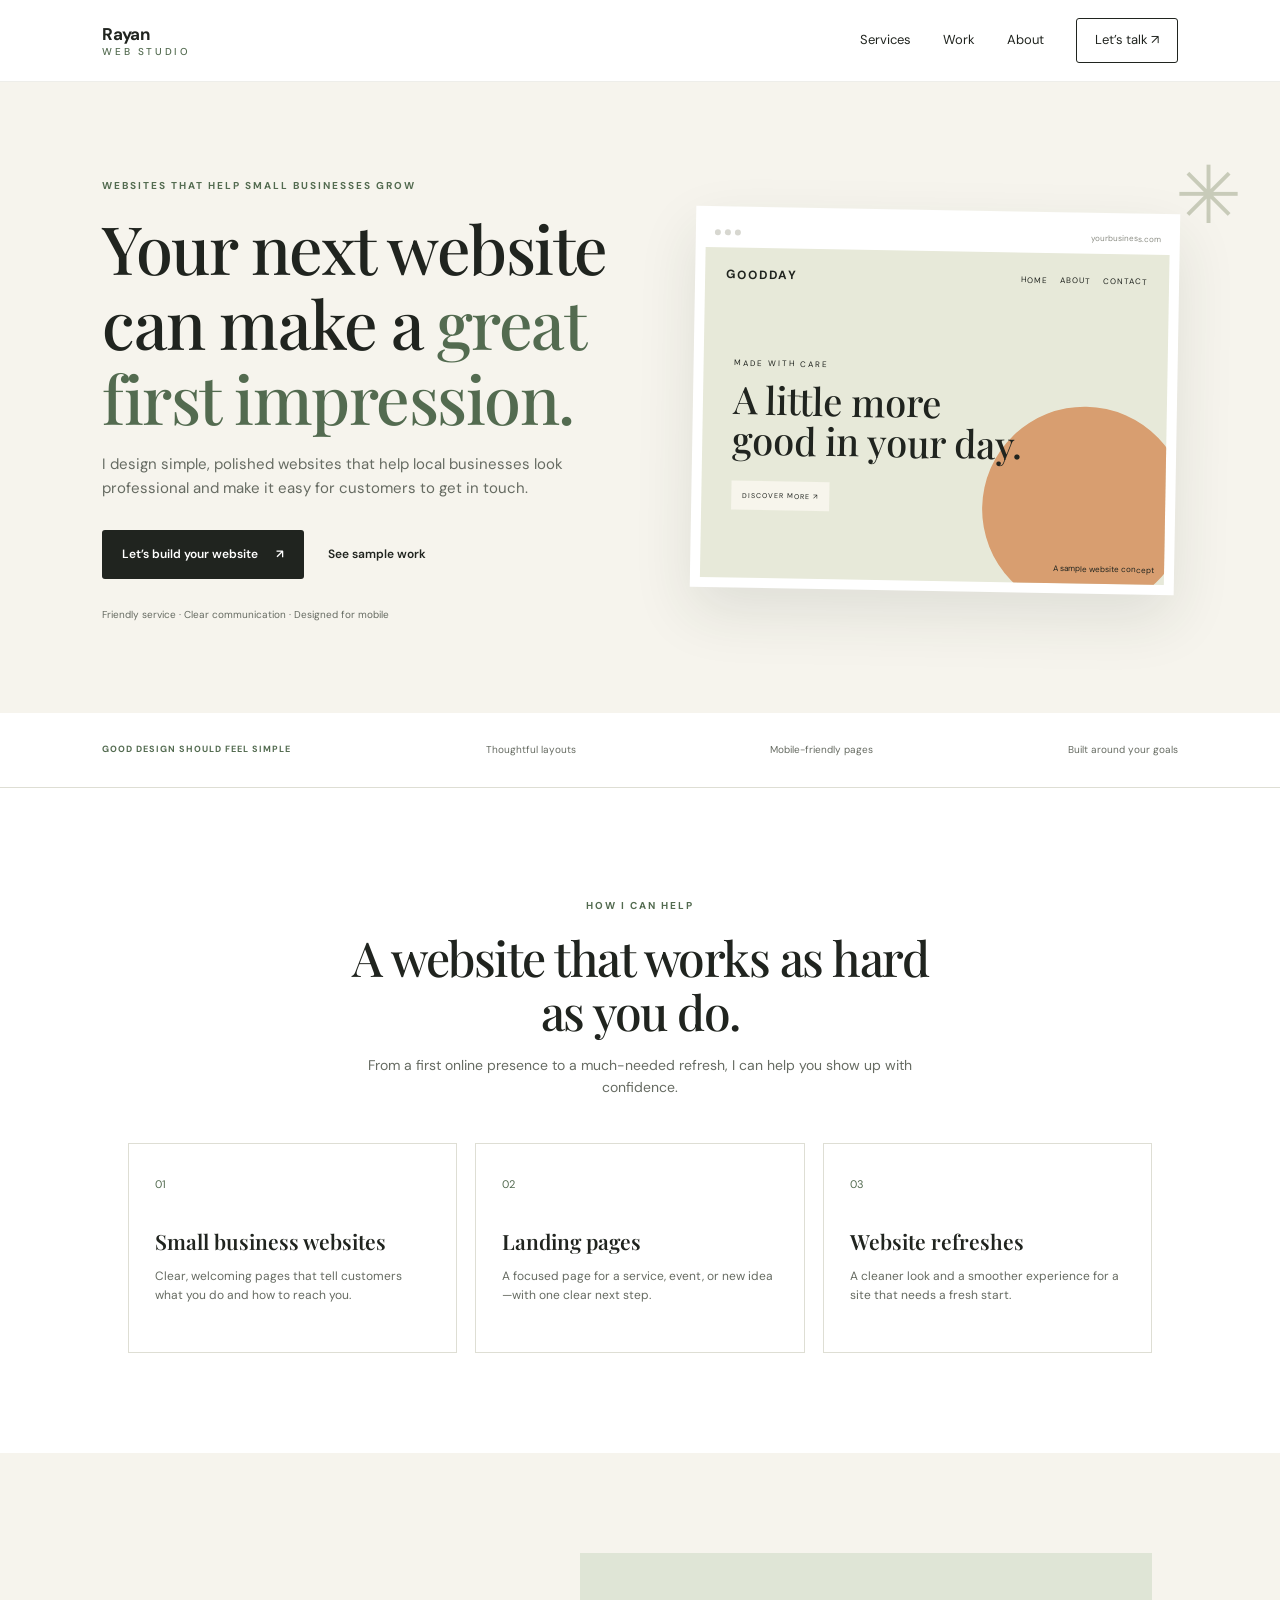
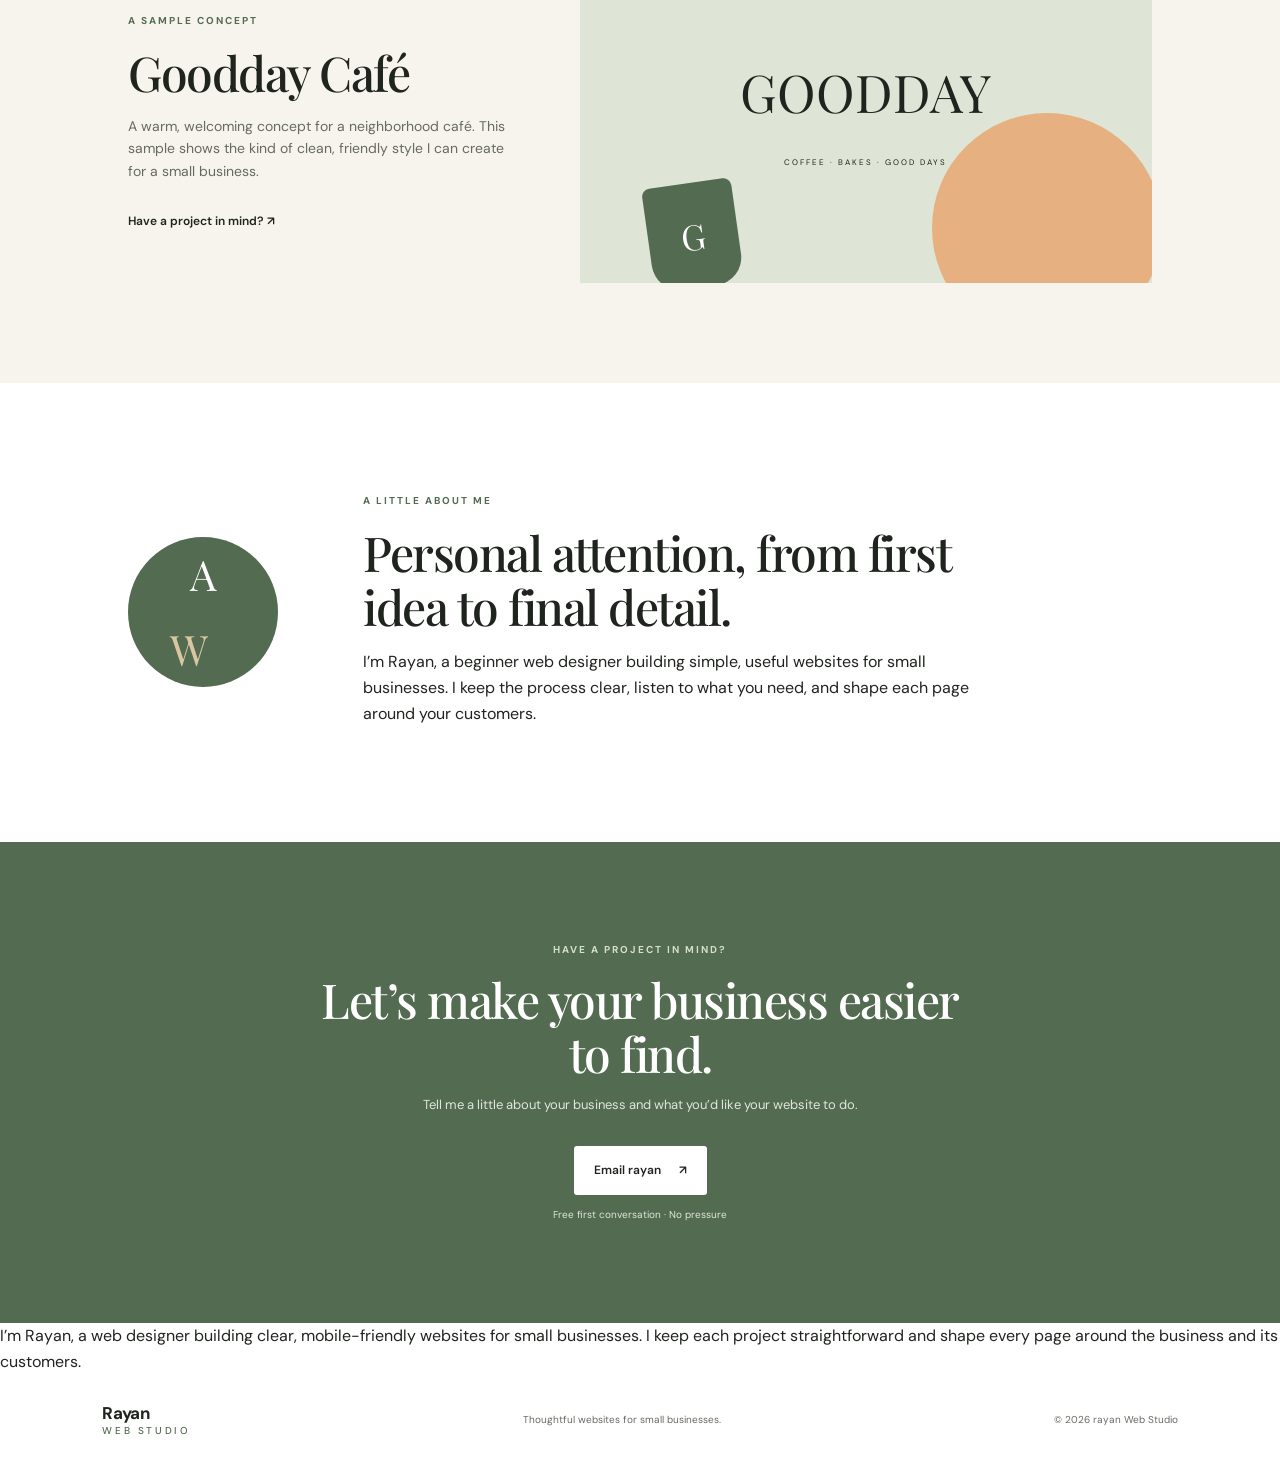
<file: index.html>
<!DOCTYPE html>
<html lang="en">
<head>
  <meta charset="UTF-8">
  <meta name="viewport" content="width=device-width, initial-scale=1.0">
  <meta name="description" content="Rayan Web Studio creates clean, mobile-friendly websites for small businesses.">
  <meta name="theme-color" content="#f4f4ed">
  <title>Rayan Web Studio | Websites for Small Businesses</title>
  <link rel="preconnect" href="https://fonts.googleapis.com">
  <link rel="preconnect" href="https://fonts.gstatic.com" crossorigin>
  <link href="https://fonts.googleapis.com/css2?family=DM+Sans:wght@400;500;600;700&family=Fraunces:opsz,wght@9..144,500;9..144,600;9..144,700&display=swap" rel="stylesheet">
  <link rel="stylesheet" href="style.css">
</head>
<body>
  <header class="site-header">
    <a class="logo" href="#home" aria-label="Rayan Web Studio home">Rayan<span>Web Studio</span></a>
    <nav aria-label="Main navigation">
      <a href="#services">Services</a>
      <a href="#work">Work</a>
      <a href="#about">About</a>
      <a class="nav-cta" href="#contact">Let’s talk <span aria-hidden="true">↗</span></a>
    </nav>
  </header>

  <main>
    <section class="hero" id="home">
      <div class="hero-copy">
        <p class="eyebrow">WEBSITES THAT HELP SMALL BUSINESSES GROW</p>
        <h1>Your next website can make a <span>great first impression.</span></h1>
        <p class="intro">
          I design simple, polished websites that help local businesses look professional
          and make it easy for customers to get in touch.
        </p>
        <div class="hero-actions">
          <a class="button button-dark" href="#contact">Let’s build your website <span aria-hidden="true">↗</span></a>
          <a class="text-link" href="#work">See sample work</a>
        </div>
        <p class="small-note">Friendly service <span>·</span> Clear communication <span>·</span> Designed for mobile</p>
      </div>

      <div class="hero-card" aria-label="Sample website design preview">
        <div class="browser-bar">
          <div class="browser-dots" aria-hidden="true"><i></i><i></i><i></i></div>
          <span>yourbusiness.com</span>
        </div>
        <div class="mock-site">
          <div class="mock-nav"><strong>GOODDAY</strong><span>HOME　 ABOUT　 CONTACT</span></div>
          <div class="mock-content">
            <p>MADE WITH CARE</p>
            <h2>A little more<br>good in your day.</h2>
            <span class="mock-button">DISCOVER MORE <span aria-hidden="true">↗</span></span>
          </div>
          <div class="mock-sun" aria-hidden="true"></div>
          <div class="mock-caption">A sample website concept</div>
        </div>
      </div>
      <div class="hero-decoration" aria-hidden="true">✳</div>
    </section>

    <section class="trust-strip" aria-label="Design principles">
      <span class="trust-lead">GOOD DESIGN SHOULD FEEL SIMPLE</span>
      <span>Thoughtful layouts</span>
      <span>Mobile-friendly pages</span>
      <span>Built around your goals</span>
    </section>

    <section class="section services" id="services">
      <div class="section-heading">
        <p class="eyebrow">HOW I CAN HELP</p>
        <h2>A website that works as hard as you do.</h2>
        <p>From a first online presence to a much-needed refresh, I can help you show up with confidence.</p>
      </div>
      <div class="service-grid">
        <article class="service-card">
          <span class="card-number">01</span>
          <h3>Small business websites</h3>
          <p>Clear, welcoming pages that tell customers what you do and how to reach you.</p>
        </article>
        <article class="service-card">
          <span class="card-number">02</span>
          <h3>Landing pages</h3>
          <p>A focused page for a service, event, or new idea—with one clear next step.</p>
        </article>
        <article class="service-card">
          <span class="card-number">03</span>
          <h3>Website refreshes</h3>
          <p>A cleaner look and a smoother experience for a site that needs a fresh start.</p>
        </article>
      </div>
    </section>

    <section class="section work" id="work">
      <div class="work-copy">
        <p class="eyebrow">A SAMPLE CONCEPT</p>
        <h2>Goodday Café</h2>
        <p>A warm, welcoming concept for a neighborhood café. This sample shows the kind of clean, friendly style I can create for a small business.</p>
        <a class="text-link" href="#contact">Have a project in mind? <span aria-hidden="true">↗</span></a>
      </div>
      <div class="work-art" role="img" aria-label="Sunlit neighborhood cafe interior">
        <div class="work-sun" aria-hidden="true"></div>
        <div class="work-label">GOODDAY<br><small>COFFEE · BAKES · GOOD DAYS</small></div>
        <div class="work-cup" aria-hidden="true">G</div>
      </div>
    </section>

    <section class="section about" id="about">
      <div class="about-mark" aria-hidden="true">A<span>W</span></div>
      <div class="about-copy">
        <p class="eyebrow">A LITTLE ABOUT ME</p>
        <h2>Personal attention, from first idea to final detail.</h2>
        <pI’m rayan, a web designer building clear, mobile-friendly websites for small businesses. I keep each project straightforward and shape every page around the business and its customerss>I’m Rayan, a beginner web designer building simple, useful websites for small businesses. I keep the process clear, listen to what you need, and shape each page around your customers.</p>
      </div>
    </section>

    <section class="contact" id="contact">
      <p class="eyebrow">HAVE A PROJECT IN MIND?</p>
      <h2>Let’s make your business easier to find.</h2>
      <p>Tell me a little about your business and what you’d like your website to do.</p>
      <!-- Replace hello@example.com with your own email address`` before sharing the site. -->
      <a class="button button-light" href="mailto:i.m.arrayan1@gmail.com?subject=Website%20project">Email rayan <span aria-hidden="true">↗</span></a>
      <p class="contact-note">Free first conversation <span>·</span> No pressure</p>
    </section>
  </main>I’m Rayan, a web designer building clear, mobile-friendly websites for small businesses. I keep each project straightforward and shape every page around the business and its customers.

  <footer>
    <a class="logo" href="#home" aria-label="Rayan Web Studio home">Rayan<span>Web Studio</span></a>
    <p>Thoughtful websites for small businesses.</p>
    <p>© 2026 rayan Web Studio</p>
  </footer>
</body>
</html>
</file>
<file: style.css>
@import url('https://fonts.googleapis.com/css2?family=DM+Sans:wght@400;500;600;700&family=Playfair+Display:wght@500;600;700&display=swap');

:root {
  --ink: #20241f;
  --muted: #666b62;
  --cream: #f6f4ed;
  --green: #536b50;
  --line: #deded4;
  --serif: 'Playfair Display', Georgia, serif;
  --sans: 'DM Sans', Arial, sans-serif;
}

* {
  box-sizing: border-box;
}

html {
  scroll-behavior: smooth;
}

body {
  margin: 0;
  color: var(--ink);
  background: #fff;
  font-family: var(--sans);
  line-height: 1.6;
}

a {
  color: inherit;
  text-decoration: none;
}

.site-header {
  height: 82px;
  padding: 0 8%;
  display: flex;
  align-items: center;
  justify-content: space-between;
  border-bottom: 1px solid #eeeeea;
}

.logo {
  font-weight: 700;
  font-size: 17px;
  letter-spacing: -0.7px;
}

.logo span {
  display: block;
  margin-top: -5px;
  color: var(--green);
  font-size: 10px;
  font-weight: 500;
  letter-spacing: 2.6px;
  text-transform: uppercase;
}

nav {
  display: flex;
  align-items: center;
  gap: 32px;
  font-size: 13px;
}

nav a:not(.nav-cta),
.text-link {
  transition: color 0.2s ease;
}

nav a:hover,
.text-link:hover {
  color: var(--green);
}

.nav-cta {
  padding: 11px 18px;
  border: 1px solid var(--ink);
  border-radius: 3px;
}

.hero {
  position: relative;
  min-height: 620px;
  padding: 86px 8% 80px;
  display: grid;
  grid-template-columns: 1.05fr 0.95fr;
  align-items: center;
  gap: 56px;
  overflow: hidden;
  background: var(--cream);
}

.hero-copy {
  position: relative;
  z-index: 1;
  max-width: 570px;
}

.eyebrow {
  color: var(--green);
  font-size: 10px;
  font-weight: 700;
  letter-spacing: 2px;
}

.hero h1,
.section h2,
.contact h2 {
  margin: 16px 0;
  font-family: var(--serif);
  font-weight: 500;
  letter-spacing: -1.5px;
  line-height: 1.13;
}

.hero h1 {
  max-width: 620px;
  font-size: clamp(44px, 5.2vw, 70px);
}

.hero h1 span {
  color: var(--green);
}

.intro {
  max-width: 480px;
  color: var(--muted);
  font-size: 15px;
}

.hero-actions {
  margin-top: 30px;
  display: flex;
  align-items: center;
  gap: 24px;
}

.button {
  min-height: 49px;
  padding: 0 20px;
  display: inline-flex;
  align-items: center;
  justify-content: center;
  gap: 18px;
  border-radius: 3px;
  font-size: 12px;
  font-weight: 600;
  transition: transform 0.2s ease, background 0.2s ease;
}

.button:hover {
  transform: translateY(-2px);
}

.button-dark {
  color: #fff;
  background: var(--ink);
}

.button-dark:hover {
  background: var(--green);
}

.text-link {
  font-size: 12px;
  font-weight: 600;
}

.small-note {
  margin-top: 28px;
  color: var(--muted);
  font-size: 10px;
}

.hero-card {
  position: relative;
  z-index: 1;
  max-width: 490px;
  width: 100%;
  justify-self: end;
  padding: 10px;
  background: #fff;
  box-shadow: 0 24px 60px #2835261c;
  transform: rotate(1deg);
}

.browser-bar {
  height: 31px;
  display: flex;
  align-items: center;
  justify-content: space-between;
  padding: 0 9px;
  color: #8b8d84;
  font-size: 8px;
}

.browser-dots {
  display: flex;
  gap: 4px;
}

.browser-dots i {
  width: 6px;
  height: 6px;
  border-radius: 50%;
  background: #d7d7d0;
}

.mock-site {
  position: relative;
  min-height: 330px;
  overflow: hidden;
  background: #e7e9d9;
}

.mock-nav {
  position: relative;
  z-index: 1;
  padding: 18px 21px;
  display: flex;
  align-items: center;
  justify-content: space-between;
  font-size: 8px;
  letter-spacing: 1px;
}

.mock-nav strong {
  font-size: 12px;
  letter-spacing: 2px;
}

.mock-content {
  position: relative;
  z-index: 2;
  padding: 46px 30px;
}

.mock-content p {
  font-size: 8px;
  letter-spacing: 2px;
}

.mock-content h2 {
  margin: 10px 0 20px;
  font-family: var(--serif);
  font-size: 38px;
  font-weight: 500;
  line-height: 1.05;
}

.mock-button {
  padding: 9px 11px;
  display: inline-block;
  background: #f7f5ec;
  font-size: 7px;
  letter-spacing: 1px;
}

.mock-sun,
.work-sun {
  position: absolute;
  width: 205px;
  height: 205px;
  right: -22px;
  bottom: -28px;
  border-radius: 50%;
  background: #d89e70;
}

.mock-caption {
  position: absolute;
  right: 10px;
  bottom: 8px;
  z-index: 2;
  font-size: 8px;
}

.hero-decoration {
  position: absolute;
  right: 3%;
  top: 8%;
  color: #c8cbb9;
  font-size: 80px;
}

.trust-strip {
  min-height: 75px;
  padding: 18px 8%;
  display: flex;
  align-items: center;
  justify-content: space-between;
  gap: 20px;
  border-bottom: 1px solid var(--line);
  color: var(--muted);
  font-size: 10px;
}

.trust-strip span:first-child {
  color: var(--green);
  font-size: 9px;
  font-weight: 700;
  letter-spacing: 1px;
}

.section {
  padding: 100px 10%;
}

.section-heading {
  max-width: 590px;
  margin: 0 auto 44px;
  text-align: center;
}

.section h2,
.contact h2 {
  font-size: clamp(34px, 4vw, 48px);
}

.section-heading > p:last-child,
.work-copy > p:not(.eyebrow),
.about > div > p:last-child {
  color: var(--muted);
  font-size: 14px;
}

.service-grid {
  display: grid;
  grid-template-columns: repeat(3, 1fr);
  gap: 18px;
}

.service-card {
  min-height: 210px;
  padding: 26px;
  border: 1px solid var(--line);
}

.card-number {
  color: var(--green);
  font-size: 11px;
}

.service-card h3 {
  margin: 30px 0 8px;
  font-family: var(--serif);
  font-size: 21px;
  font-weight: 600;
}

.service-card p {
  margin: 0;
  color: var(--muted);
  font-size: 12px;
}

.work {
  display: grid;
  grid-template-columns: 0.8fr 1.2fr;
  align-items: center;
  gap: 70px;
  background: var(--cream);
}

.work-copy {
  max-width: 390px;
}

.work-copy .text-link {
  display: inline-block;
  margin-top: 16px;
}

.work-art {
  position: relative;
  min-height: 330px;
  display: flex;
  align-items: center;
  justify-content: center;
  overflow: hidden;
  background: #dfe5d6;
}

.work-sun {
  width: 230px;
  height: 230px;
  right: -10px;
  bottom: -60px;
  background: #e6b080;
}

.work-label {
  position: relative;
  z-index: 1;
  font-family: var(--serif);
  font-size: 52px;
  line-height: 1;
  text-align: center;
}

.work-label small {
  font-family: var(--sans);
  font-size: 8px;
  letter-spacing: 2px;
}

.work-cup {
  position: absolute;
  left: 12%;
  bottom: -5px;
  width: 90px;
  height: 105px;
  display: grid;
  place-items: center;
  border-radius: 8px 8px 28px 28px;
  color: #fff;
  background: #536b50;
  font-family: var(--serif);
  font-size: 35px;
  transform: rotate(-8deg);
}

.about {
  display: grid;
  grid-template-columns: 180px 1fr;
  align-items: center;
  gap: 55px;
}

.about > div:last-child {
  max-width: 650px;
}

.about-mark {
  width: 150px;
  height: 150px;
  display: grid;
  place-items: center;
  border-radius: 50%;
  color: #fff;
  background: var(--green);
  font-family: var(--serif);
  font-size: 42px;
}

.about-mark span {
  margin-left: -28px;
  color: #d9c7a3;
}

.contact {
  padding: 90px 20px;
  color: #fff;
  background: var(--green);
  text-align: center;
}

.contact .eyebrow {
  color: #d6dfcb;
}

.contact h2 {
  max-width: 650px;
  margin: 14px auto;
}

.contact > p:not(.eyebrow) {
  color: #e0e6dc;
  font-size: 13px;
}

.button-light {
  margin-top: 18px;
  color: var(--ink);
  background: #fff;
}

.button-light:hover {
  background: #e9eadf;
}

.contact-note {
  margin-top: 12px;
  font-size: 10px !important;
}

footer {
  min-height: 90px;
  padding: 20px 8%;
  display: flex;
  align-items: center;
  justify-content: space-between;
  gap: 20px;
}

footer p {
  color: var(--muted);
  font-size: 10px;
}

@media (max-width: 800px) {
  .site-header {
    padding: 0 5%;
  }

  nav {
    gap: 16px;
  }

  .hero {
    padding: 65px 6%;
    grid-template-columns: 1fr;
    gap: 42px;
  }

  .hero-card {
    justify-self: center;
  }

  .trust-strip {
    padding: 20px 6%;
    flex-wrap: wrap;
  }

  .section {
    padding: 75px 6%;
  }

  .work {
    grid-template-columns: 1fr;
    gap: 35px;
  }
}

@media (max-width: 560px) {
  .site-header {
    height: auto;
    min-height: 75px;
    align-items: flex-start;
    padding-top: 17px;
    padding-bottom: 15px;
    gap: 15px;
  }

  nav {
    justify-content: flex-end;
    flex-wrap: wrap;
    gap: 10px 14px;
    font-size: 11px;
  }

  .nav-cta {
    padding: 6px 10px;
  }

  .hero {
    padding-top: 55px;
  }

  .hero-actions {
    align-items: flex-start;
    flex-direction: column;
    gap: 17px;
  }

  .mock-site {
    min-height: 280px;
  }

  .mock-content {
    padding: 38px 20px;
  }

  .mock-content h2 {
    font-size: 32px;
  }

  .service-grid {
    grid-template-columns: 1fr;
  }

  .service-card {
    min-height: 180px;
  }

  .about {
    grid-template-columns: 1fr;
    gap: 30px;
  }

  .about-mark {
    width: 110px;
    height: 110px;
    font-size: 34px;
  }

  footer {
    padding: 25px 6%;
    align-items: flex-start;
    flex-direction: column;
    gap: 8px;
  }

  footer p {
    margin: 0;
  }
}
@media (max-width: 560px) {
  .hero-decoration {
    display: none;
  }
}
</file>
